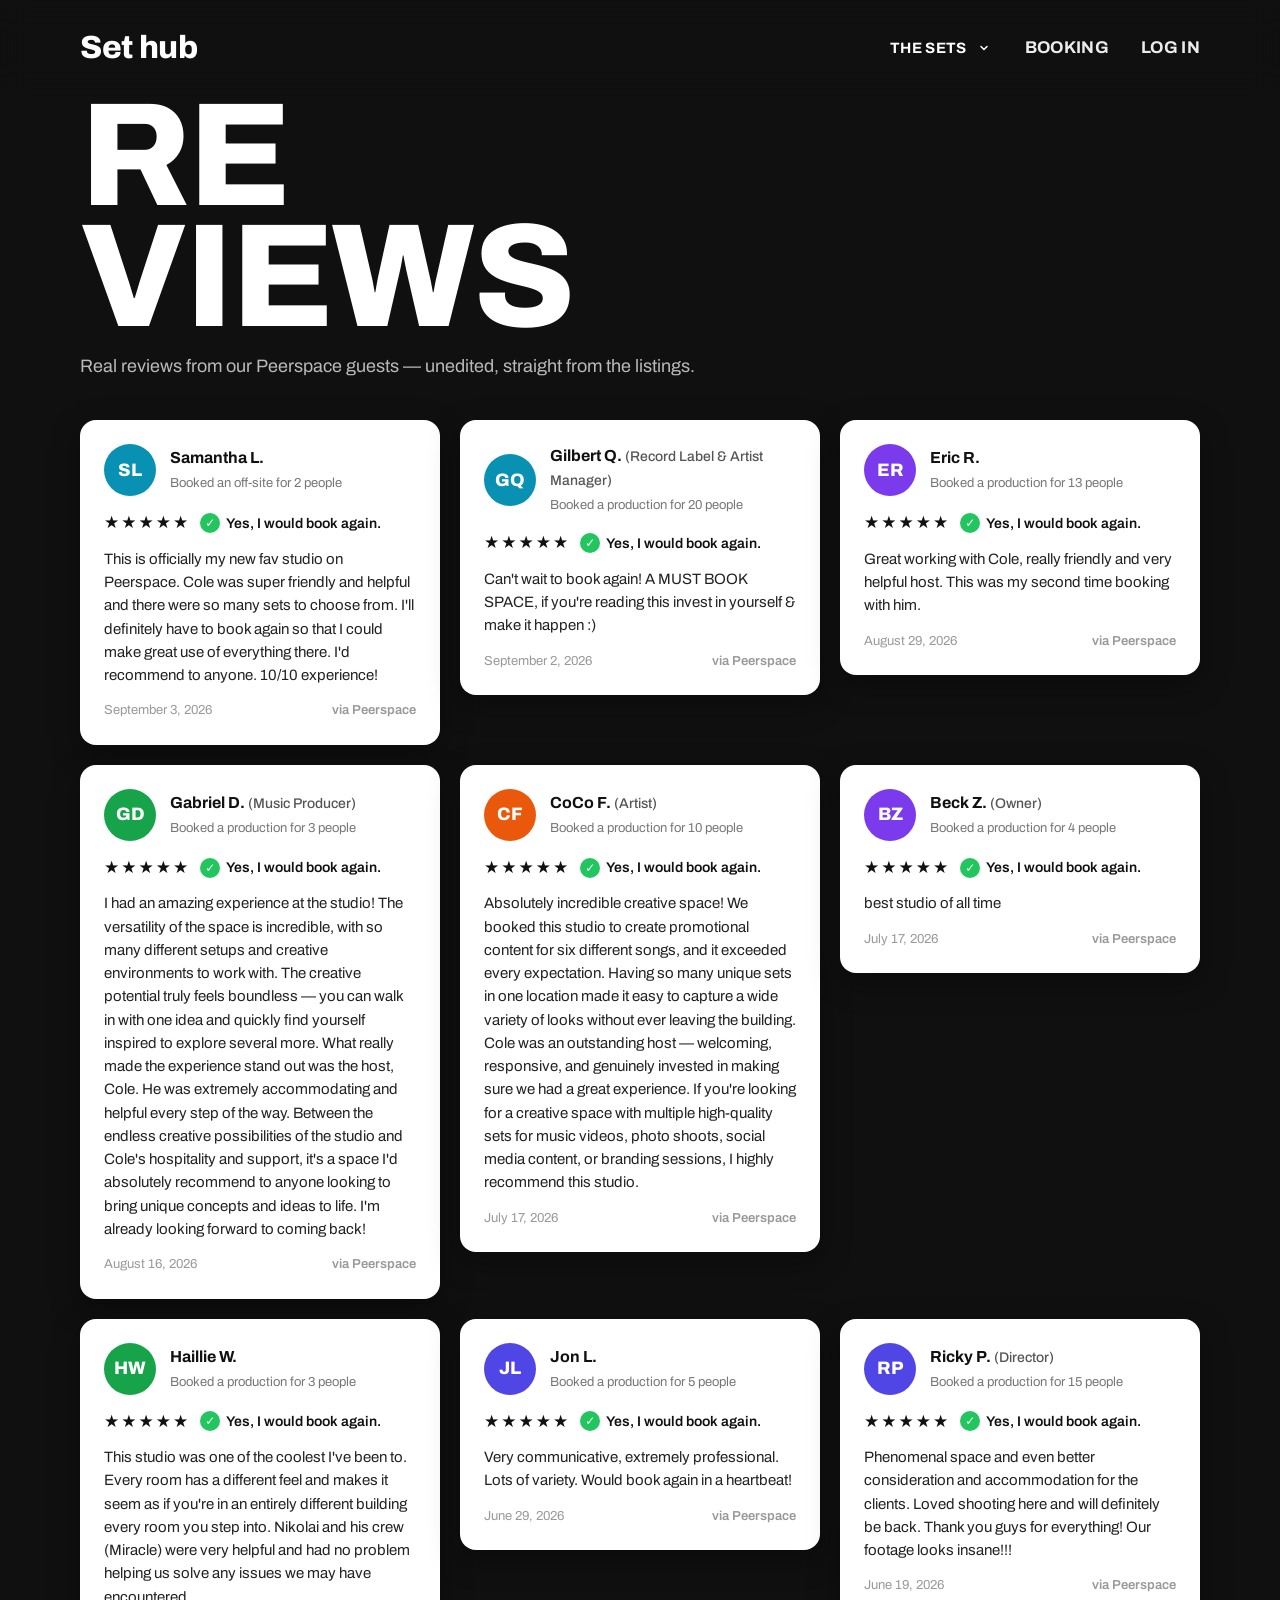
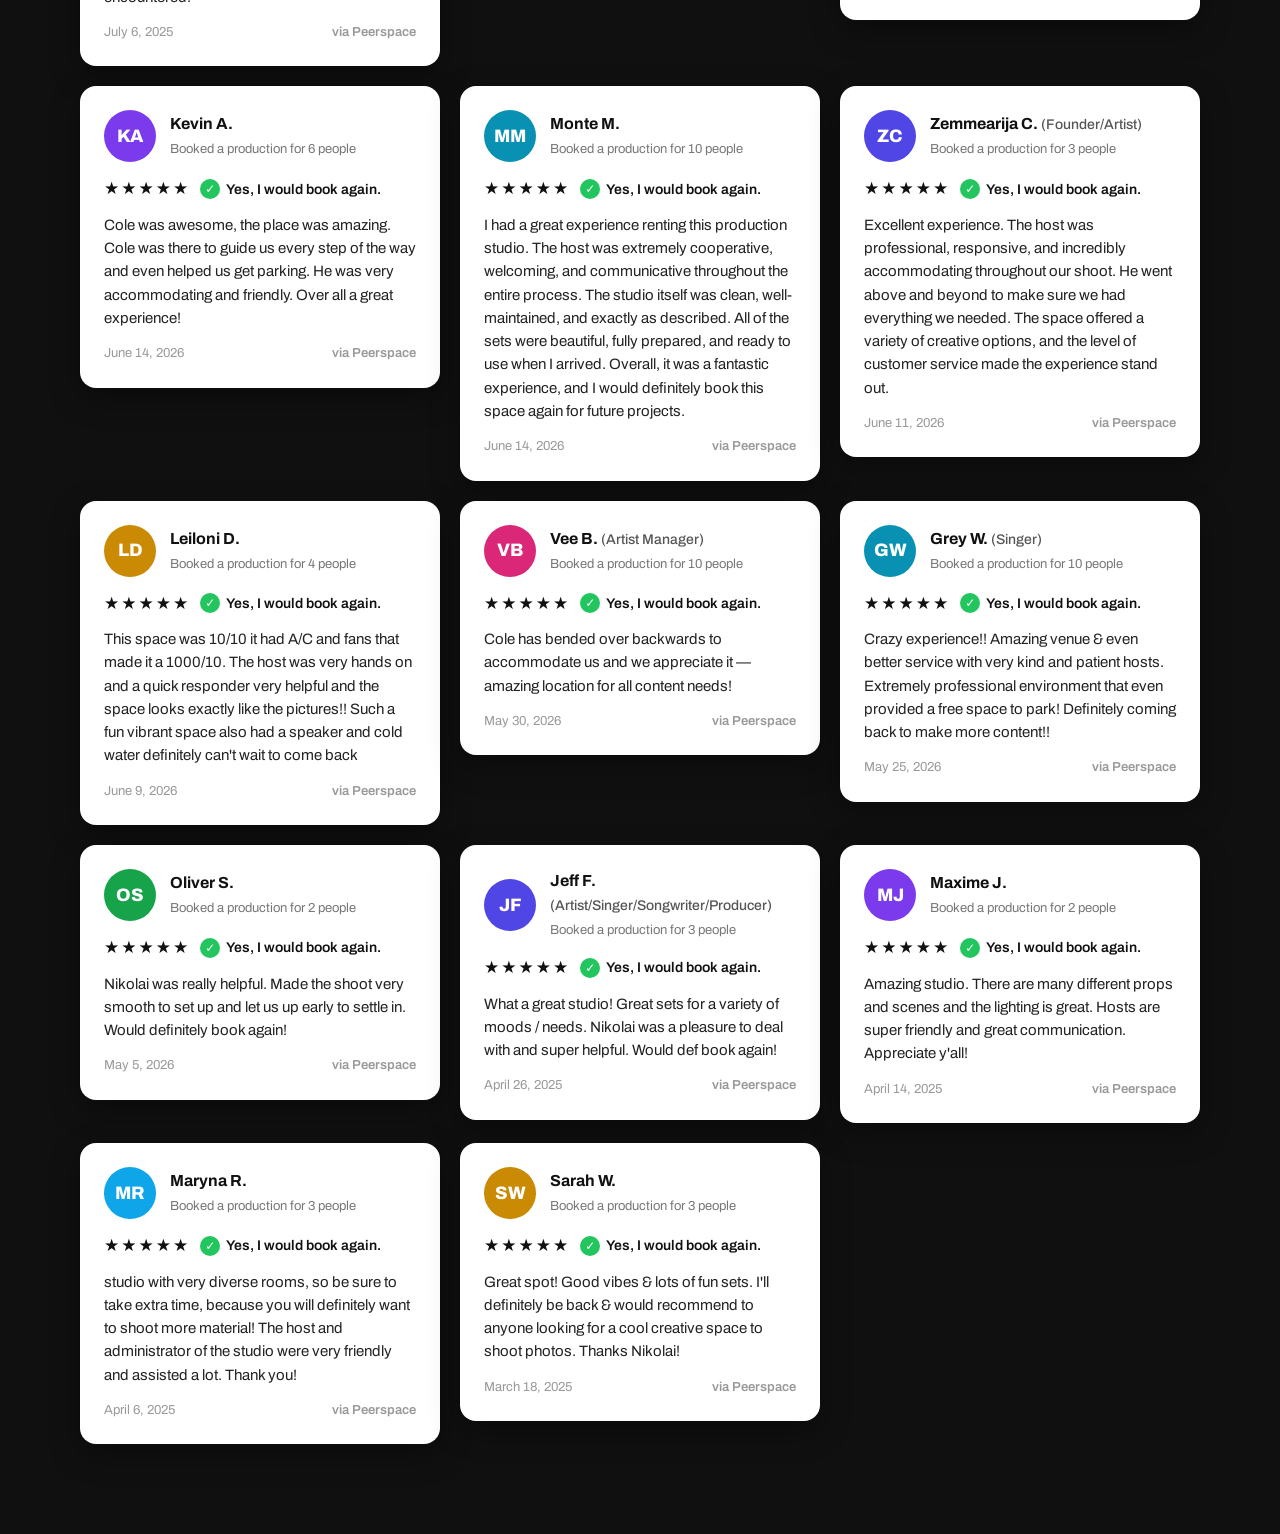
<file: reviews.html>
<!doctype html>
<html lang="en">
<head>
  <meta charset="utf-8" />
  <meta name="viewport" content="width=device-width, initial-scale=1" />
  <title>Reviews — Set Hub</title>
  <meta name="description" content="What guests say about Set Hub on Peerspace." />
  <link rel="stylesheet" href="static/css/style.css" />
</head>
<body>
  <header class="site-header">
    <div class="wrap">
      <a class="logo" href="index.html">Set hub</a>
      <nav class="nav">
        <div class="sets-drop" id="setsDrop">
          <button id="setsBtn" aria-haspopup="true">THE SETS <img src="static/img/figma/arrow-caret-down.svg" alt="" /></button>
          <div class="drop" id="setsMenu" role="menu"></div>
        </div>
        <a href="book.html" class="hide-m">BOOKING</a>
        <a href="static/admin/" class="hide-m">LOG IN</a>
      </nav>
    </div>
  </header>

  <main class="wrap">
    <h1 class="mega" style="text-align:left">Re<br />views</h1>
    <p class="rv-note">Real reviews from our Peerspace guests — unedited, straight from the listings.</p>
    <div class="rv-grid" id="rvGrid"></div>
  </main>

  <script src="static/js/site.js"></script>
  <script>
    (function () {
      var PALETTE = ["#7c3aed", "#0ea5e9", "#16a34a", "#ea580c", "#db2777", "#ca8a04", "#4f46e5", "#0891b2"];
      function esc(s) {
        return String(s == null ? "" : s).replace(/&/g, "&amp;").replace(/</g, "&lt;").replace(/>/g, "&gt;");
      }
      function initials(name) {
        return name.trim().split(/\s+/).slice(0, 2).map(function (w) { return w[0]; }).join("").toUpperCase();
      }
      function color(name) {
        var h = 0, i;
        for (i = 0; i < name.length; i++) h = (h * 31 + name.charCodeAt(i)) % 997;
        return PALETTE[h % PALETTE.length];
      }
      fetch("content/reviews.json").then(function (r) { return r.json(); }).then(function (list) {
        var g = document.getElementById("rvGrid");
        if (!list.length) { g.innerHTML = '<p class="rv-note">Reviews are being collected — check back soon.</p>'; return; }
        list.forEach(function (rv) {
          var stars = "";
          for (var i = 0; i < 5; i++) stars += i < rv.stars ? "★" : "☆";
          var card = document.createElement("article");
          card.className = "rv-card";
          card.innerHTML =
            '<div class="rv-head"><span class="rv-ava" style="background:' + color(rv.name) + '">' + esc(initials(rv.name)) + '</span>' +
            '<div><b>' + esc(rv.name) + (rv.role ? ' <span class="rv-role">(' + esc(rv.role) + ')</span>' : '') + '</b>' +
            '<small>' + esc(rv.booked) + '</small></div></div>' +
            '<div class="rv-stars"><span class="rv-star">' + stars + '</span>' +
            '<span class="rv-again"><i>✓</i> Yes, I would book again.</span></div>' +
            '<p class="rv-text">' + esc(rv.text) + '</p>' +
            '<div class="rv-foot"><span>' + esc(rv.date) + '</span><span class="rv-via">via Peerspace</span></div>';
          g.appendChild(card);
        });
      }).catch(function () {
        document.getElementById("rvGrid").innerHTML = '<p class="rv-note">Reviews are being collected — check back soon.</p>';
      });
    })();
  </script>
</body>
</html>
</file>
<file: static/css/style.css>
/* Set Hub — built from the Booksethub Figma design.
   Tokens: bg #101010, card #191919, accent #d8f13d.
   Display font: Archivo (Gilroy substitute — Gilroy is commercial);
   BOOK button: Inter ExtraBold. */

@import url("https://fonts.googleapis.com/css2?family=Archivo:wght@500;600;700;800&family=Inter:wght@700;800&display=swap");

:root{
  --bg:#101010; --card:#191919; --line:#262626;
  --text:#ffffff; --muted:#b9b9b9;
  --accent:#d8f13d; --accent-ink:#101010;
  --radius:16px; --max:1440px; --pad:80px;
  --font:"Archivo",system-ui,-apple-system,"Segoe UI",sans-serif;
  --font-btn:"Inter",system-ui,sans-serif;
}
*{box-sizing:border-box;margin:0;padding:0}
html{scroll-behavior:smooth}
body{background:var(--bg);color:var(--text);font-family:var(--font);line-height:1.5;-webkit-font-smoothing:antialiased;overflow-x:hidden}
a{color:inherit;text-decoration:none}
img{display:block;max-width:100%}
button{font-family:inherit;cursor:pointer}
.wrap{max-width:var(--max);margin:0 auto;padding-left:var(--pad);padding-right:var(--pad)}

/* ---------- header ---------- */
.site-header{position:sticky;top:0;z-index:60;background:rgba(16,16,16,.88);backdrop-filter:blur(14px)}
.site-header .wrap{display:flex;align-items:center;justify-content:space-between;height:96px}
.logo{font-weight:800;font-size:26px;letter-spacing:-.01em;line-height:1;color:#fff}
.infobar button{background:none;border:0;color:inherit;font:inherit;font-weight:600;font-size:20px;cursor:pointer;padding:0}
.infobar button:hover{color:var(--accent);text-decoration:underline}
.nav{display:flex;align-items:center;gap:32px;font-weight:700;font-size:15px;letter-spacing:.02em}
.nav a{opacity:.92}
.nav a:hover{opacity:1;color:var(--accent)}
.sets-drop{position:relative}
.sets-drop>button{background:none;border:0;color:var(--text);font-weight:700;font-size:15px;letter-spacing:.02em;display:flex;align-items:center;gap:8px}
.sets-drop>button img{width:18px;height:18px}
.drop{position:absolute;top:calc(100% + 14px);right:0;min-width:240px;background:var(--card);border:1px solid var(--line);border-radius:14px;padding:8px;display:none;box-shadow:0 24px 60px rgba(0,0,0,.5)}
.sets-drop.open .drop{display:block}
.drop a{display:block;padding:12px 16px;border-radius:10px;font-size:14px;font-weight:600}
.drop a:hover{background:#222}
.drop a small{display:block;color:var(--muted);font-weight:500;font-size:12px}

/* ---------- giant titles ---------- */
.mega{font-weight:800;text-transform:uppercase;text-align:center;line-height:.82;letter-spacing:-.015em;font-size:clamp(58px,11.5vw,180px)}
.mega .slash{color:var(--accent)}

/* ---------- landing ---------- */
.hero{padding:64px 0 0;position:relative}
.hero .mega{position:relative;z-index:2;mix-blend-mode:difference;margin-bottom:-.35em}
.mosaic{margin-top:0}
.mosaic-top{display:grid;grid-template-columns:413fr 522fr 305fr;grid-auto-rows:208px;gap:20px}
.mosaic-top figure{border-radius:var(--radius);overflow:hidden;margin:0}
.mosaic-top img{width:100%;height:100%;object-fit:cover}
.m-a{grid-column:1;grid-row:1/3}
.m-b{grid-column:1;grid-row:3/5}
.m-c{grid-column:2;grid-row:1/4}
.m-d{grid-column:2/4;grid-row:4}
.m-e{grid-column:3;grid-row:1}
.m-f{grid-column:3;grid-row:2/4}
.mosaic-bottom{display:grid;grid-template-columns:522fr 738fr;gap:20px;margin-top:20px}
.mosaic-bottom figure{border-radius:var(--radius);overflow:hidden;margin:0;aspect-ratio:522/643}
.mosaic-bottom figure:last-child{aspect-ratio:738/643}
.mosaic-bottom img{width:100%;height:100%;object-fit:cover}
.infobar{display:flex;justify-content:space-between;align-items:center;padding:40px 40px 22px;font-weight:600;font-size:20px}
.book-pill{display:flex;align-items:center;justify-content:space-between;background:var(--accent);color:var(--accent-ink);border:0;border-radius:333px;height:88px;padding:0 40px;margin:0 0 90px;font-family:var(--font-btn);font-weight:800;font-size:34px;letter-spacing:.01em;width:100%;text-align:left}
.book-pill img{width:52px;height:52px}
.book-pill:hover{filter:brightness(1.07)}

/* ---------- set detail ---------- */
.detail{padding:56px 0 0}
.detail .mega{margin-bottom:48px}
.hero-media{position:relative;border-radius:20px;overflow:hidden;aspect-ratio:16/8.4;background:var(--card)}
.hero-media img{width:100%;height:100%;object-fit:cover}
.play{position:absolute;inset:0;margin:auto;width:96px;height:96px;border:0;border-radius:50%;background:rgba(255,255,255,.92);display:flex;align-items:center;justify-content:center}
.play img{width:34px;height:34px;margin-left:4px}
.thumbs{display:flex;gap:14px;margin-top:16px;overflow-x:auto;padding-bottom:6px}
.thumbs button{flex:0 0 auto;width:132px;height:88px;border:0;border-radius:12px;overflow:hidden;background:var(--card);padding:0;position:relative}
.thumbs button img{width:100%;height:100%;object-fit:cover}
.thumbs button.active{outline:2px solid var(--accent)}
.thumbs .viewall{display:flex;align-items:center;justify-content:center;flex-direction:column;gap:6px;color:var(--text);font-size:12px;font-weight:600;background:#2a2a2a}
.offer{display:grid;grid-template-columns:1fr 1fr;gap:40px;margin:72px 0 56px;align-items:start}
.offer h2{font-size:clamp(40px,5.5vw,80px);font-weight:800;line-height:.95;text-transform:uppercase;letter-spacing:-.01em}
.offer .prose p{color:#d7d7d7;margin-bottom:14px;font-size:15px}
.accordions{display:grid;grid-template-columns:1fr 1fr;gap:14px;margin-bottom:80px}
.acc{background:var(--card);border:1px solid var(--line);border-radius:14px;overflow:hidden}
.acc>button{width:100%;background:none;border:0;color:var(--text);display:flex;justify-content:space-between;align-items:center;padding:20px 24px;font-weight:700;font-size:14px;letter-spacing:.06em}
.acc>button img{width:20px;height:20px;transition:transform .2s}
.acc.open>button img{transform:rotate(180deg)}
.acc .acc-body{max-height:0;overflow:hidden;transition:max-height .3s ease}
.acc .acc-body div{padding:0 24px 22px;color:var(--muted);font-size:14px}
.addons-head{display:flex;justify-content:space-between;align-items:center;margin-bottom:26px}
.addons-head h2{font-size:clamp(40px,5.5vw,80px);font-weight:800;text-transform:uppercase;line-height:1}
.addons-nav{display:flex;gap:10px}
.addons-nav button{width:52px;height:52px;border-radius:50%;border:1px solid var(--line);background:var(--card);display:flex;align-items:center;justify-content:center}
.addons-nav button img{width:22px;height:22px}
.addons-nav button:hover{border-color:var(--accent)}
.addons-row{display:flex;gap:18px;overflow-x:auto;scroll-behavior:smooth;padding-bottom:8px;margin-bottom:90px}
.addon-card{flex:0 0 270px;background:var(--card);border:1px solid var(--line);border-radius:var(--radius);overflow:hidden}
.addon-card .im{aspect-ratio:4/3;background:#0a0a0a}
.addon-card .im img{width:100%;height:100%;object-fit:cover}
.addon-card .tx{padding:18px}
.addon-card h4{font-size:15px;font-weight:700;margin-bottom:8px}
.addon-card .pr{color:var(--muted);font-size:13px}

/* ---------- booking ---------- */
.booking-sec{margin-bottom:40px}
.booking-sec h2{font-size:clamp(40px,5.5vw,80px);font-weight:800;text-transform:uppercase;margin-bottom:30px;display:flex;align-items:center;gap:16px}
.booking-grid{display:grid;grid-template-columns:1fr 420px;gap:28px;align-items:start}
.bk-addon{background:var(--card);border:1px solid var(--line);border-radius:var(--radius);overflow:hidden;margin-bottom:20px}
.bk-addon .im{aspect-ratio:16/9;background:#0a0a0a}
.bk-addon .im img{width:100%;height:100%;object-fit:cover}
.bk-addon .tx{padding:22px}
.bk-addon h4{font-size:16px;margin-bottom:6px}
.bk-addon .pr{color:var(--muted);font-size:13px;margin-bottom:16px}
.bk-addon .row{display:flex;gap:12px;align-items:center}
.add-btn{background:var(--accent);color:var(--accent-ink);border:0;border-radius:999px;padding:12px 22px;font-weight:800;font-size:13px;letter-spacing:.04em}
.add-btn.added{background:transparent;color:var(--accent);border:1px solid var(--accent)}
.link-btn{background:none;border:0;color:var(--muted);font-size:13px;font-weight:600;letter-spacing:.04em}
.calc{background:var(--card);border:1px solid var(--line);border-radius:20px;padding:26px;position:sticky;top:120px}
.calc .disc{background:var(--accent);color:var(--accent-ink);border-radius:12px;padding:12px 18px;font-weight:800;font-size:14px;display:flex;justify-content:space-between;margin:-26px -26px 20px}
.calc label{display:block;font-size:11px;color:var(--muted);letter-spacing:.08em;text-transform:uppercase;margin:16px 0 8px;font-weight:700}
.calc input,.calc select{width:100%;background:#0d0d0d;border:1px solid var(--line);border-radius:12px;color:var(--text);padding:13px 14px;font-size:14px;font-family:inherit}
.calc input:focus,.calc select:focus{outline:none;border-color:var(--accent)}
.calc .row2{display:grid;grid-template-columns:1fr 1fr;gap:12px}
.calc .check{display:flex;align-items:center;gap:10px;margin-top:14px;font-size:13px;color:var(--muted)}
.calc .check input{width:auto;accent-color:var(--accent)}
.sel-addons{margin-top:6px;display:grid;gap:10px}
.sel-addon{display:flex;gap:12px;align-items:center;background:#0d0d0d;border:1px solid var(--line);border-radius:12px;padding:10px 12px;font-size:13px}
.sel-addon img{width:52px;height:40px;object-fit:cover;border-radius:8px}
.sel-addon .rm{margin-left:auto;background:none;border:0;color:var(--muted);font-size:18px}
.price-lines{margin-top:18px;border-top:1px solid var(--line);padding-top:14px;font-size:14px}
.price-lines .pl{display:flex;justify-content:space-between;padding:5px 0;color:var(--muted)}
.price-lines .pl b{color:var(--text);font-weight:600}
.total{display:flex;justify-content:space-between;align-items:center;margin-top:14px;padding-top:14px;border-top:1px solid var(--line);font-weight:800;font-size:15px;letter-spacing:.03em}
.total .sum{color:var(--accent);font-size:22px}
.book-now{width:100%;margin-top:18px;background:var(--accent);color:var(--accent-ink);border:0;border-radius:333px;height:64px;font-family:var(--font-btn);font-weight:800;font-size:20px;display:flex;align-items:center;justify-content:space-between;padding:0 28px}
.book-now img{width:30px;height:30px}
.fine{font-size:12px;color:var(--muted);margin-top:12px;text-align:center}

/* ---------- lightbox ---------- */
.lightbox{position:fixed;inset:0;background:rgba(0,0,0,.94);display:none;align-items:center;justify-content:center;z-index:100}
.lightbox.open{display:flex}
.lightbox img{max-width:92vw;max-height:88vh;border-radius:10px}
.lightbox .x{position:absolute;top:16px;right:22px;background:none;border:0;color:#fff;font-size:38px}
.lightbox .prev,.lightbox .next{position:absolute;top:50%;transform:translateY(-50%);background:rgba(255,255,255,.08);border:1px solid #444;color:#fff;font-size:24px;width:52px;height:52px;border-radius:50%}
.lightbox .prev{left:20px}.lightbox .next{right:20px}

footer{border-top:1px solid var(--line);margin-top:60px}
footer .infobar{padding-bottom:10px}

@media(max-width:1024px){
  :root{--pad:24px}
  .offer,.booking-grid{grid-template-columns:1fr}
  .calc{position:static}
  .accordions{grid-template-columns:1fr}
  .mosaic-top{grid-template-columns:1fr 1fr;grid-auto-rows:180px}
  .m-a{grid-column:1;grid-row:1/3}.m-b{grid-column:1;grid-row:3/5}
  .m-c{grid-column:2;grid-row:1/3}.m-d{grid-column:1/3;grid-row:5}
  .m-e{grid-column:2;grid-row:3}.m-f{grid-column:2;grid-row:4}
  .mosaic-bottom{grid-template-columns:1fr 1fr}
  .book-pill{font-size:24px;height:72px}
  .nav .hide-m{display:none}
}

/* ---------- pravki 2026-10-07: logo/buttons up, booking page ---------- */
.logo{font-size:32px}
.book-pill{height:104px;font-size:40px}
.book-pill img{width:60px;height:60px}
.nav{font-size:17px}

/* reviews pill on homepage */
.reviews-pill{display:flex;align-items:center;justify-content:space-between;background:transparent;color:var(--text);border:2px solid var(--line);border-radius:333px;min-height:72px;padding:0 36px;margin:0 0 90px;font-family:var(--font-btn);font-weight:800;font-size:26px;letter-spacing:.01em;width:100%;text-align:left}
.reviews-pill:hover{border-color:var(--accent);color:var(--accent)}

/* book page */
.book-page{padding-top:48px;padding-bottom:80px}
.book-page .mega{text-align:left}
.book-sub{color:var(--muted);font-size:20px;margin:18px 0 48px}
.set-block{border:1px solid var(--line);border-radius:24px;overflow:hidden;margin-bottom:32px;background:var(--card)}
.set-collage{display:grid;grid-template-columns:1.4fr 1fr 1fr;gap:8px;padding:8px;cursor:pointer}
.set-collage figure{border-radius:14px;overflow:hidden;aspect-ratio:16/10;background:#0a0a0a}
.set-collage img{width:100%;height:100%;object-fit:cover}
.set-info{padding:28px 32px 32px}
.set-info h2{font-size:34px;font-weight:800;letter-spacing:-.01em}
.set-info .specs{color:var(--muted);margin:8px 0 16px;font-size:16px}
.includes{list-style:none;display:flex;flex-wrap:wrap;gap:8px 20px;margin-bottom:24px;color:var(--text);font-size:15px}
.includes li::before{content:"✓ ";color:var(--accent);font-weight:800}
.select-btn{background:var(--accent);color:var(--accent-ink);border:0;border-radius:999px;padding:16px 34px;font-family:var(--font-btn);font-weight:800;font-size:18px}
.select-btn:hover{filter:brightness(1.07)}
.set-block.open .select-btn{background:var(--text)}

/* dropdown calculator */
.book-drop{border-top:1px solid var(--line);padding:32px;background:#141414}
.book-drop .calc{max-width:640px;margin:0 auto}
.calc label{display:block;font-weight:700;margin:22px 0 8px;font-size:15px}
.calc .req{color:var(--muted);font-weight:500}
.calc .hint{color:var(--muted);font-weight:500;font-size:13px}
.calc input[type="date"],.calc input[type="text"],.calc select{width:100%;background:#0d0d0d;border:1px solid var(--line);color:var(--text);border-radius:12px;padding:14px 16px;font-size:16px;font-family:inherit}
.calc .row2{display:grid;grid-template-columns:1fr 1fr;gap:12px;margin-top:12px}
.disc{display:flex;justify-content:space-between;align-items:center;background:#0d0d0d;border:1px solid var(--line);border-radius:12px;padding:14px 18px;font-weight:700;margin-bottom:6px}
.disc span:last-child{background:var(--accent);color:var(--accent-ink);border-radius:999px;padding:4px 14px;font-size:14px}

/* compact add-ons grid */
.addon-grid{display:grid;grid-template-columns:repeat(auto-fill,minmax(150px,1fr));gap:10px}
.addon-chip{background:#0d0d0d;border:1px solid var(--line);border-radius:12px;padding:12px;text-align:left;color:var(--text);display:flex;flex-direction:column;gap:4px;min-height:104px}
.addon-chip b{font-size:13.5px;line-height:1.3}
.addon-chip span{font-size:12px;color:var(--muted);line-height:1.35;flex:1}
.addon-chip em{font-style:normal;font-weight:800;color:var(--accent);font-size:13px}
.addon-chip.on{border-color:var(--accent);background:#18200a}
.addon-chip.on::after{content:"✓ ADDED";font-size:11px;font-weight:800;color:var(--accent)}

.price-lines{margin-top:26px;border-top:1px solid var(--line);padding-top:14px}
.pl{display:flex;justify-content:space-between;padding:7px 0;font-size:15px;color:var(--muted)}
.pl b{color:var(--text);font-weight:700}
.total{display:flex;justify-content:space-between;align-items:center;margin-top:14px;padding-top:16px;border-top:2px solid var(--line);font-weight:800;font-size:20px}
.total .sum{font-size:30px;color:var(--accent)}
.book-cta{margin-top:22px}
.book-now{width:100%;background:var(--accent);color:var(--accent-ink);border:0;border-radius:16px;padding:20px;font-family:var(--font-btn);font-weight:800;font-size:22px}
.book-now:hover{filter:brightness(1.07)}
.fine{color:var(--muted);font-size:13px;margin-top:10px;text-align:center}
.pay-step{margin-top:26px;border-top:1px solid var(--line);padding-top:8px}
.rules{display:flex;gap:10px;align-items:flex-start;font-weight:500;font-size:14px;cursor:pointer}
.rules input{width:20px;height:20px;margin-top:2px;accent-color:var(--accent)}
.pay-btn{width:100%;margin-top:18px;background:#fff;color:#101010;border:0;border-radius:16px;padding:20px;font-family:var(--font-btn);font-weight:800;font-size:22px}
.pay-btn:disabled{opacity:.6}
.pay-btn:hover:not(:disabled){filter:brightness(.94)}

@media (max-width:760px){
  .set-collage{grid-template-columns:1fr 1fr}
  .set-collage figure:first-child{grid-column:1/-1}
  .set-info{padding:20px}
  .book-drop{padding:20px 16px}
  .addon-grid{grid-template-columns:repeat(auto-fill,minmax(128px,1fr))}
  .logo{font-size:28px}
}
.pay-success{background:#18200a;border:1px solid var(--accent);border-radius:20px;padding:32px;margin-bottom:32px}
.pay-success h2{font-size:30px;margin-bottom:8px}
.pay-success p{color:var(--muted)}

/* ---------- gallery: iPhone Photos-style zoomable grid ---------- */
.gal-page{padding-top:36px;padding-bottom:90px}
.gal-bar{position:sticky;top:96px;z-index:40;display:flex;justify-content:space-between;align-items:center;gap:16px;padding:14px 0;background:rgba(16,16,16,.9);backdrop-filter:blur(10px);flex-wrap:wrap}
.gal-filters{display:flex;gap:8px;flex-wrap:wrap}
.gfilter{background:transparent;border:1px solid var(--line);color:var(--muted);border-radius:999px;padding:8px 18px;font-size:14px;font-weight:700}
.gfilter.on{background:var(--text);color:#101010;border-color:var(--text)}
.gal-zoom{display:flex;align-items:center;gap:10px}
.gal-zoom button{width:36px;height:36px;border-radius:50%;border:1px solid var(--line);background:var(--card);color:var(--text);font-size:20px;line-height:1}
.gal-zoom button:hover{border-color:var(--accent)}
.gal-zoom input[type=range]{width:140px;accent-color:var(--accent)}
.gal-hint{color:var(--muted);font-size:13px;margin:10px 0 18px}
.gal-hint kbd{background:var(--card);border:1px solid var(--line);border-radius:6px;padding:1px 7px;font-family:inherit}
.zgrid{display:grid;grid-template-columns:repeat(var(--cols,5),1fr);gap:6px}
.zitem{aspect-ratio:1/1;overflow:hidden;border-radius:8px;background:#0a0a0a;cursor:zoom-in}
.zitem img{width:100%;height:100%;object-fit:cover;pointer-events:none}
.glightbox{position:fixed;inset:0;z-index:100;background:rgba(5,5,5,.96);display:none;align-items:center;justify-content:center}
.glightbox.open{display:flex}
.glightbox img{max-width:92vw;max-height:88vh;border-radius:12px;object-fit:contain}
.glightbox .x,.glightbox .prev,.glightbox .next{position:absolute;background:rgba(255,255,255,.12);border:0;color:#fff;border-radius:50%;width:48px;height:48px;font-size:28px;line-height:1}
.glightbox .x{top:20px;right:20px}
.glightbox .prev{left:16px;top:50%;transform:translateY(-50%)}
.glightbox .next{right:16px;top:50%;transform:translateY(-50%)}
.glightbox .x:hover,.glightbox .prev:hover,.glightbox .next:hover{background:var(--accent);color:#101010}
@media (max-width:760px){
  .gal-bar{top:76px}
  .gal-zoom input[type=range]{width:100px}
}

/* ---------- reviews wall: Peerspace screenshot look ---------- */
.rv-note{color:var(--muted);font-size:18px;margin:16px 0 8px}
.rv-grid{display:grid;grid-template-columns:repeat(auto-fill,minmax(340px,1fr));gap:20px;margin:40px 0 90px;align-items:start}
.rv-card{background:#fff;color:#111;border-radius:16px;padding:24px;box-shadow:0 10px 30px rgba(0,0,0,.35)}
.rv-head{display:flex;gap:14px;align-items:center;margin-bottom:14px}
.rv-ava{width:52px;height:52px;border-radius:50%;display:flex;align-items:center;justify-content:center;color:#fff;font-weight:800;font-size:18px;flex:0 0 auto}
.rv-head b{font-size:16px;display:block}
.rv-role{font-weight:500;color:#555;font-size:14px}
.rv-head small{color:#777;font-size:13px}
.rv-stars{display:flex;align-items:center;gap:10px;margin-bottom:12px;flex-wrap:wrap}
.rv-star{color:#111;font-size:17px;letter-spacing:2px}
.rv-again{font-size:14px;font-weight:600;color:#111;display:flex;align-items:center;gap:6px}
.rv-again i{font-style:normal;background:#22c55e;color:#fff;border-radius:50%;width:20px;height:20px;display:inline-flex;align-items:center;justify-content:center;font-size:12px}
.rv-text{font-size:15px;line-height:1.55;color:#222;margin-bottom:14px}
.rv-foot{display:flex;justify-content:space-between;color:#999;font-size:13px}
.rv-via{font-weight:600}
</file>
